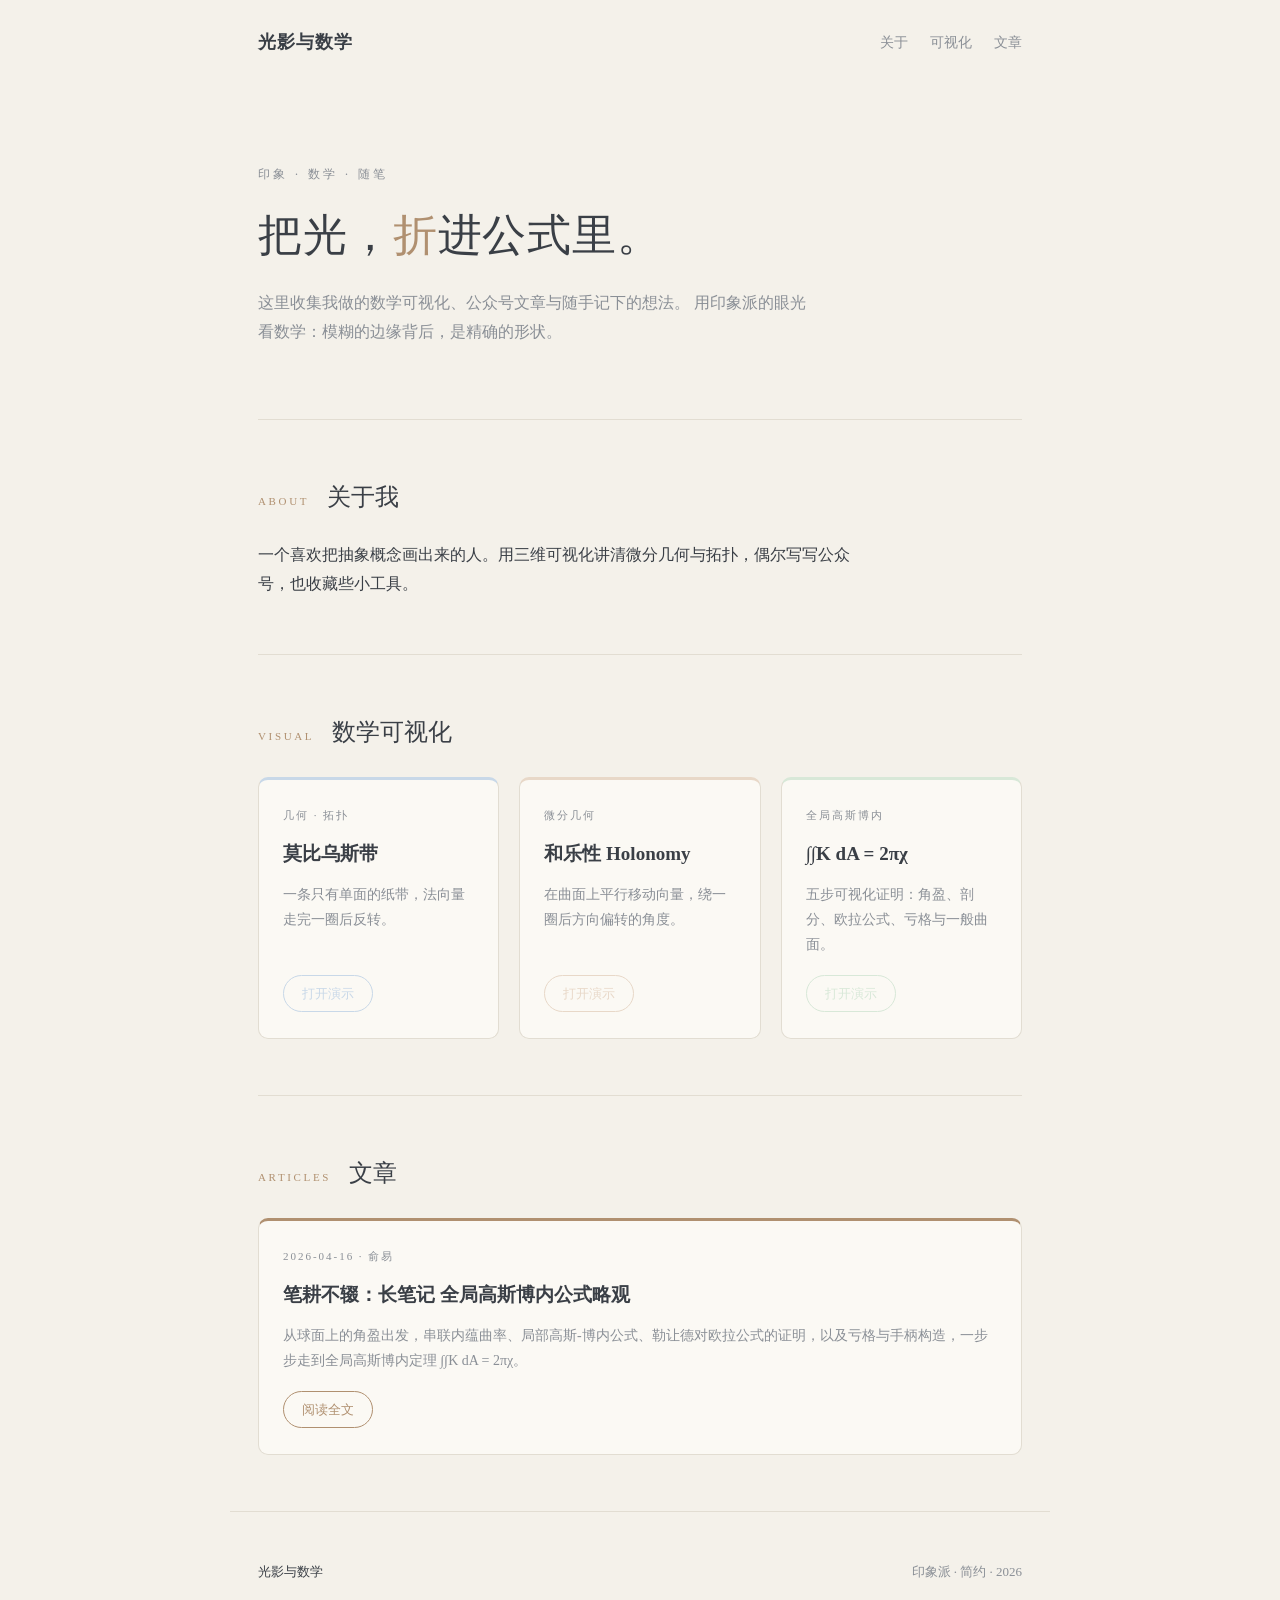
<file: index.html>
<!DOCTYPE html>
<html lang="zh-CN">
<head>
<meta charset="utf-8">
<meta name="viewport" content="width=device-width, initial-scale=1">
<title>光影与数学 · 我的数字花园</title>
<meta name="description" content="我的主页：数学可视化、印象笔记、随笔与工具。">
<link rel="stylesheet" href="assets/style.css">
</head>
<body>
  <a class="skip" href="#main">跳到正文</a>
  <header class="site-header">
    <nav class="shell nav" aria-label="主导航">
      <a class="brand" href="./">光影与数学</a>
      <div class="nav-links">
        <a href="#about">关于</a>
        <a href="#visual">可视化</a>
        <a href="#articles">文章</a>
      </div>
    </nav>
  </header>

  <main id="main" class="shell">
    <!-- Hero -->
    <section class="hero">
      <p class="kicker">印象 · 数学 · 随笔</p>
      <h1 class="hero-title">把光，<em>折</em>进公式里。</h1>
      <p class="lede">这里收集我做的数学可视化、公众号文章与随手记下的想法。
         用印象派的眼光看数学：模糊的边缘背后，是精确的形状。</p>
    </section>

    <!-- 关于 -->
    <section id="about" class="section">
      <div class="sec-head">
        <span class="sec-index">ABOUT</span>
        <h2 class="sec-title">关于我</h2>
      </div>
      <p class="sec-copy">一个喜欢把抽象概念画出来的人。用三维可视化讲清微分几何与拓扑，偶尔写写公众号，也收藏些小工具。</p>
    </section>

    <!-- 可视化 -->
    <section id="visual" class="section">
      <div class="sec-head">
        <span class="sec-index">VISUAL</span>
        <h2 class="sec-title">数学可视化</h2>
      </div>
      <div class="card-grid">
        <article class="card" style="--accent:#c8d8e8">
          <span class="card-kicker">几何 · 拓扑</span>
          <h3 class="card-title">莫比乌斯带</h3>
          <p class="card-copy">一条只有单面的纸带，法向量走完一圈后反转。</p>
          <a class="btn" href="visual/mobius.html">打开演示</a>
        </article>
        <article class="card" style="--accent:#e8d8c8">
          <span class="card-kicker">微分几何</span>
          <h3 class="card-title">和乐性 Holonomy</h3>
          <p class="card-copy">在曲面上平行移动向量，绕一圈后方向偏转的角度。</p>
          <a class="btn" href="visual/holonomy.html">打开演示</a>
        </article>
        <article class="card" style="--accent:#d8e8d8">
          <span class="card-kicker">全局高斯博内</span>
          <h3 class="card-title">∫∫K dA = 2πχ</h3>
          <p class="card-copy">五步可视化证明：角盈、剖分、欧拉公式、亏格与一般曲面。</p>
          <a class="btn" href="visual/ggb.html">打开演示</a>
        </article>
      </div>
    </section>

    <!-- 文章 -->
    <section id="articles" class="section">
      <div class="sec-head">
        <span class="sec-index">ARTICLES</span>
        <h2 class="sec-title">文章</h2>
      </div>
      <div class="article-list" id="articleList">
        <p class="empty">加载中……</p>
      </div>
    </section>
  </main>

  <footer class="site-footer shell">
    <span>光影与数学</span>
    <span class="dim">印象派 · 简约 · 2026</span>
  </footer>

  <script>
    // 加载文章索引
    fetch('articles/index.json').then(r=>r.json()).then(list=>{
      const el = document.getElementById('articleList');
      if(!list || !list.length){ el.innerHTML = '<p class="empty">还没有文章。第一篇正在路上……</p>'; return; }
      el.innerHTML = list.map(a=>
        '<article class="card article-card">'+
          '<span class="card-kicker">'+a.date+' · '+a.author+'</span>'+
          '<h3 class="card-title"><a href="article.html?id='+a.id+'">'+a.title+'</a></h3>'+
          '<p class="card-copy">'+a.summary+'</p>'+
          '<a class="btn" href="article.html?id='+a.id+'">阅读全文</a>'+
        '</article>').join('');
    }).catch(()=>{
      document.getElementById('articleList').innerHTML='<p class="empty">文章加载失败。</p>';
    });
  </script>
</body>
</html>
</file>
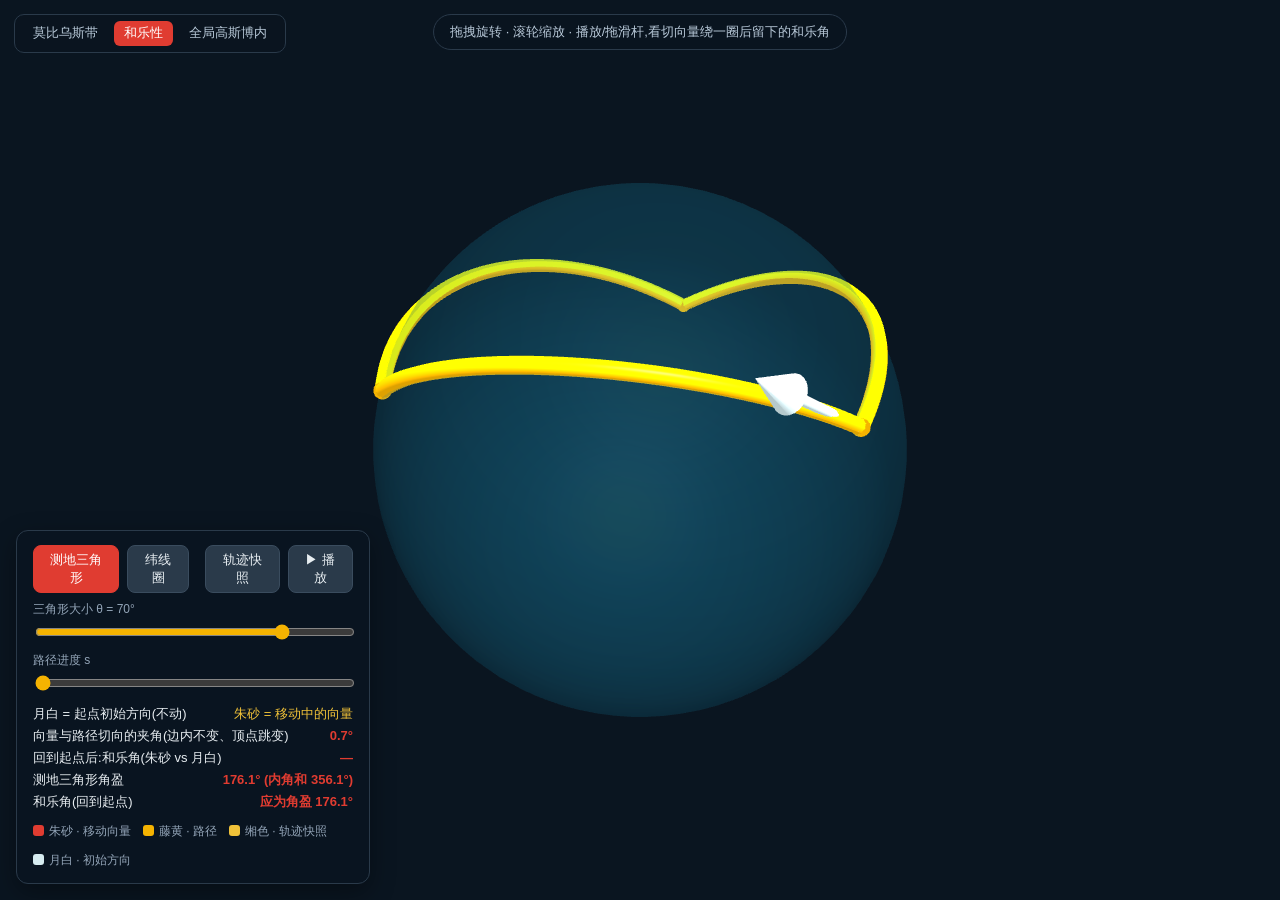
<file: visual/holonomy.html>
<!DOCTYPE html>
<html lang="zh">
<head>
<meta charset="utf-8">
<meta name="viewport" content="width=device-width, initial-scale=1">
<title>和乐性 (Holonomy) · 交互演示</title>
<style>
  html, body { margin:0; height:100%; overflow:hidden; background:#0a1520; font-family:"Microsoft YaHei", Arial, sans-serif; }
  #hint { position:fixed; top:14px; left:50%; transform:translateX(-50%); z-index:10;
          background:rgba(10,21,32,.85); color:#b8c9d8; font-size:13px;
          padding:8px 16px; border:1px solid #2a3a4a; border-radius:20px; white-space:nowrap; }
  #nav { position:fixed; top:14px; left:14px; z-index:20; display:flex; gap:6px;
         background:rgba(10,21,32,.9); border:1px solid #2a3a4a; border-radius:10px; padding:6px 8px; }
  #nav a { color:#b8c9d8; text-decoration:none; font-size:12.5px; padding:4px 10px; border-radius:6px; white-space:nowrap; }
  #nav a:hover { background:#1c2a38; color:#f0c239; }
  #nav a.on { background:#e03c31; color:#fff; }
  #panel { position:fixed; left:16px; bottom:16px; z-index:10; width:320px;
           background:rgba(10,21,32,.94); border:1px solid #2a3a4a; border-radius:12px; padding:14px 16px;
           color:#e8eef2; box-shadow:0 8px 24px rgba(0,0,0,.35); }
  #panel label { font-size:12px; color:#93a5b8; }
  input[type=range]{ width:100%; accent-color:#f5b301; }
  .row { display:flex; align-items:center; gap:8px; margin-bottom:4px; }
  button { background:#2a3a4a; color:#e8eef2; border:1px solid #3a4c5e; border-radius:8px; padding:5px 12px; cursor:pointer; font-size:13px; }
  button.off { background:#1c2a38; }
  button.mode.active { background:#e03c31; border-color:#e03c31; color:#fff; }
  button.snap.active { background:#f0c239; border-color:#f0c239; color:#1c2413; }
  #status { margin-top:8px; font-size:13px; line-height:1.7; }
  #status b { color:#e03c31; }
  #status .hl { color:#f0c239; }
  .kv { display:flex; justify-content:space-between; gap:10px; }
  .legend { display:flex; gap:12px; margin-top:10px; flex-wrap:wrap; font-size:12px; color:#93a5b8; }
  .legend i { display:inline-block; width:11px; height:11px; border-radius:3px; margin-right:5px; vertical-align:-1px; }
</style>
</head>
<body>
  <div id="nav">
    <a href="index.html">莫比乌斯带</a>
    <a href="holonomy.html" class="on">和乐性</a>
    <a href="ggb/index.html">全局高斯博内</a>
  </div>
  <div id="hint">拖拽旋转 · 滚轮缩放 · 播放/拖滑杆,看切向量绕一圈后留下的和乐角</div>
  <div id="panel">
    <div class="row">
      <button id="modeTri" class="mode active">测地三角形</button>
      <button id="modeLat" class="mode">纬线圈</button>
      <div style="flex:1"></div>
      <button id="snapBtn" class="snap">轨迹快照</button>
      <button id="play">▶ 播放</button>
    </div>
    <div class="row" style="margin-top:8px;">
      <label id="thetaLabel">三角形大小 θ = 70°</label>
    </div>
    <input id="theta" type="range" min="15" max="85" step="1" value="70">
    <div class="row" style="margin-top:8px;">
      <label>路径进度 s</label>
    </div>
    <input id="sweep" type="range" min="0" max="100" step="0.1" value="0">
    <div id="status">
      <div class="kv"><span>月白 = 起点初始方向(不动)</span><span class="hl">朱砂 = 移动中的向量</span></div>
      <div class="kv"><span>向量与路径切向的夹角(边内不变、顶点跳变)</span><b id="acc">0.0°</b></div>
      <div class="kv"><span>回到起点后:和乐角(朱砂 vs 月白)</span><b id="hol">—</b></div>
      <div class="kv"><span id="excessLabel">测地三角形角盈</span><b id="excess">—</b></div>
      <div class="kv"><span id="theoryLabel">理论值</span><b id="theory">—</b></div>
    </div>
    <div class="legend">
      <span><i style="background:#e03c31"></i>朱砂 · 移动向量</span>
      <span><i style="background:#f5b301"></i>藤黄 · 路径</span>
      <span><i style="background:#f0c239"></i>缃色 · 轨迹快照</span>
      <span><i style="background:#d6ecf0"></i>月白 · 初始方向</span>
    </div>
  </div>

  <script src="three.min.js"></script>
  <script src="OrbitControls.js"></script>
  <script>
    // ---------- 中国古典配色 ----------
    const COL = {
      bg:     0x0a1520,   // 玄青
      sphere: 0x1685a9,   // 石青
      grid:   0xd6ecf0,   // 月白
      path:   0xf5b301,   // 藤黄
      cur:    0xe03c31,   // 朱砂
      init:   0xd6ecf0,   // 月白
      trail:  0xf0c239    // 缃色
    };

    // ---------- 场景 ----------
    const scene = new THREE.Scene();
    scene.background = new THREE.Color(COL.bg);
    const camera = new THREE.PerspectiveCamera(50, innerWidth/innerHeight, 0.1, 100);
    camera.position.set(4.2, 2.6, 4.6);
    const renderer = new THREE.WebGLRenderer({ antialias:true });
    renderer.setSize(innerWidth, innerHeight);
    renderer.setPixelRatio(Math.min(devicePixelRatio, 2));
    document.body.appendChild(renderer.domElement);
    const controls = new THREE.OrbitControls(camera, renderer.domElement);
    controls.enableDamping = true;

    scene.add(new THREE.AmbientLight(0xffffff, 0.55));
    const dir = new THREE.DirectionalLight(0xffffff, 0.9); dir.position.set(4,6,3); scene.add(dir);

    const R = 1.8;

    // 球体(石青)
    const sphere = new THREE.Mesh(
      new THREE.SphereGeometry(R, 64, 48),
      new THREE.MeshPhongMaterial({ color:COL.sphere, transparent:true, opacity:0.16, side:THREE.DoubleSide, depthWrite:false, shininess:20 })
    );
    scene.add(sphere);

    // 经纬网格线(月白)
    const gridPts = [];
    for(let i=0;i<=24;i++){ const f=i*Math.PI*2/24; gridPts.push(new THREE.Vector3(R*Math.cos(f),-R,R*Math.sin(f)), new THREE.Vector3(R*Math.cos(f),R,R*Math.sin(f))); }
    for(let i=0;i<=12;i++){ const th=i*Math.PI/12; const y=R*Math.cos(th), rr=R*Math.sin(th); for(let j=0;j<=24;j++){ const f=j*Math.PI*2/24; gridPts.push(new THREE.Vector3(rr*Math.cos(f),y,rr*Math.sin(f))); } }
    scene.add(new THREE.LineSegments(
      new THREE.BufferGeometry().setAttribute('position', new THREE.Float32BufferAttribute(gridPts,3)),
      new THREE.LineBasicMaterial({ color:COL.grid, transparent:true, opacity:0.12 })
    ));

    // 路径圆管(藤黄)
    let tubeMesh = null;
    function buildTubeGeom(pts){
      const radius=0.05, tubular=10, pos=[], idx=[];
      const N=pts.length;
      for(let i=0;i<N;i++){
        const p=pts[i].clone().multiplyScalar(R);
        const prev=pts[Math.max(0,i-1)], next=pts[Math.min(N-1,i+1)];
        const t=next.clone().sub(prev); if(t.lengthSq()<1e-12) t.set(0,1,0); t.normalize();
        const ref = Math.abs(t.y)<0.9 ? new THREE.Vector3(0,1,0) : new THREE.Vector3(1,0,0);
        const b1=new THREE.Vector3().crossVectors(t, ref).normalize();
        const b2=new THREE.Vector3().crossVectors(t, b1).normalize();
        for(let j=0;j<=tubular;j++){
          const a=j/tubular*Math.PI*2;
          const r1=b1.clone().multiplyScalar(Math.cos(a)).add(b2.clone().multiplyScalar(Math.sin(a)));
          const v=p.clone().addScaledVector(r1, radius);
          pos.push(v.x,v.y,v.z);
        }
      }
      for(let i=0;i<N-1;i++){
        const r0=i*(tubular+1), r1=(i+1)*(tubular+1);
        for(let j=0;j<tubular;j++){
          const a=r0+j,b=r0+j+1,c=r1+j,d=r1+j+1;
          idx.push(a,b,c, b,d,c);
        }
      }
      const g=new THREE.BufferGeometry();
      g.setAttribute('position', new THREE.Float32BufferAttribute(pos,3));
      g.setIndex(idx);
      g.computeVertexNormals();
      return g;
    }
    function setTube(pts){
      const g=buildTubeGeom(pts);
      if(!tubeMesh){
        tubeMesh=new THREE.Mesh(g, new THREE.MeshPhongMaterial({ color:COL.path, emissive:COL.path, emissiveIntensity:0.35, shininess:60 }));
        scene.add(tubeMesh);
      } else {
        tubeMesh.geometry.dispose();
        tubeMesh.geometry=g;
      }
    }

    // 顶点标记(藤黄)
    const vertexDots=[];
    for(let i=0;i<3;i++){
      const d=new THREE.Mesh(new THREE.SphereGeometry(0.055,16,16), new THREE.MeshBasicMaterial({ color:COL.path }));
      scene.add(d); vertexDots.push(d);
    }

    // ---------- 实心圆润箭头 ----------
    function makeSolidArrow(color, opts){
      opts=opts||{};
      const shaftR=opts.shaftR||0.033, headR=opts.headR||0.115, shaftL=opts.shaftL||0.60, headL=opts.headL||0.26;
      const g=new THREE.Group();
      const mat=new THREE.MeshPhongMaterial({ color, emissive:color, emissiveIntensity:0.30, shininess:50 });
      const shaft=new THREE.Mesh(new THREE.CylinderGeometry(shaftR, shaftR*0.85, shaftL, 18), mat);
      shaft.position.y=shaftL/2;
      const head=new THREE.Mesh(new THREE.ConeGeometry(headR, headL, 22), mat);
      head.position.y=shaftL+headL/2;
      g.add(shaft, head);
      g.userData.len=shaftL+headL;
      return g;
    }
    function orientArrow(arrow, dir){
      const up=new THREE.Vector3(0,1,0), d=dir.clone().normalize();
      if(Math.abs(up.dot(d))>0.9999){
        arrow.quaternion.setFromAxisAngle(new THREE.Vector3(1,0,0), up.dot(d)<0 ? Math.PI : 0);
      } else {
        arrow.quaternion.setFromUnitVectors(up, d);
      }
    }
    function placeArrow(arrow, origin, dir, len){
      arrow.position.copy(origin);
      orientArrow(arrow, dir);
      arrow.scale.set(1, len/arrow.userData.len, 1);
    }

    const arrowCur=makeSolidArrow(COL.cur); scene.add(arrowCur);
    const arrowInit=makeSolidArrow(COL.init); scene.add(arrowInit);

    // 轨迹快照箭头(缃色,每 5%)
    const snapArrows=[];
    for(let i=0;i<=20;i++){
      const a=makeSolidArrow(COL.trail, { shaftR:0.018, headR:0.07, shaftL:0.32, headL:0.15 });
      a.visible=false; scene.add(a); snapArrows.push(a);
    }
    let snapOn=false;

    // ---------- 球面工具 ----------
    const clamp01 = v => THREE.MathUtils.clamp(v, -1, 1);
    function vecAt(thetaDeg, lonDeg){
      const th = thetaDeg*Math.PI/180, f = lonDeg*Math.PI/180;
      return new THREE.Vector3(Math.sin(th)*Math.cos(f), Math.cos(th), Math.sin(th)*Math.sin(f));
    }
    function slerp(a, b, t){
      const d = clamp01(a.dot(b));
      const om = Math.acos(d), so = Math.sin(om);
      if (so < 1e-6) return a.clone().lerp(b, t).normalize();
      return a.clone().multiplyScalar(Math.sin((1-t)*om)/so).add(b.clone().multiplyScalar(Math.sin(t*om)/so));
    }

    function buildPath(mode, thetaDeg){
      if (mode === 'tri'){
        const A=vecAt(thetaDeg,0), B=vecAt(thetaDeg,120), C=vecAt(thetaDeg,240);
        const edges=[[A,B],[B,C],[C,A]];
        const pts=[]; const n=80;
        for(const [a,b] of edges) for(let i=0;i<=n;i++) pts.push(slerp(a,b,i/n));
        const v0 = B.clone().addScaledVector(A, -clamp01(A.dot(B))).normalize();
        return { pts, v0, dots:[A,B,C] };
      } else {
        const th=thetaDeg*Math.PI/180, n=360;
        const pts=[];
        for(let i=0;i<=n;i++){ const f=2*Math.PI*i/n; pts.push(new THREE.Vector3(Math.sin(th)*Math.cos(f), Math.cos(th), Math.sin(th)*Math.sin(f))); }
        return { pts, v0: new THREE.Vector3(0,0,1), dots:[pts[0]] };
      }
    }

    // 整段平行移动:返回每个采样点处的传输向量
    function transportAll(pts, v0){
      const out=[v0.clone()];
      let v=v0.clone();
      const axis=new THREE.Vector3(), n=new THREE.Vector3(), q=new THREE.Quaternion();
      for(let i=1;i<pts.length;i++){
        const p0=pts[i-1], p1=pts[i];
        axis.crossVectors(p0,p1); const l=axis.length();
        if(l>1e-9){ axis.multiplyScalar(1/l); q.setFromAxisAngle(axis, Math.acos(clamp01(p0.dot(p1)))); v.applyQuaternion(q); }
        n.copy(p1);
        v.addScaledVector(n,-v.dot(n)).normalize();
        out.push(v.clone());
      }
      return out;
    }

    // 有向转角:绕法向 n 的带符号转角,范围 (-180, 180]
    function signedAngle(vA, vB, n){
      const cross = new THREE.Vector3().crossVectors(vA,vB);
      const s = cross.dot(n);
      const c = clamp01(vA.dot(vB));
      return Math.atan2(s, c) * 180/Math.PI;
    }

    // 测地三角形三内角与角盈
    function triangleExcess(thetaDeg){
      const A=vecAt(thetaDeg,0), B=vecAt(thetaDeg,120), C=vecAt(thetaDeg,240);
      const at = (X, P, Q) => {
        const cXP=clamp01(X.dot(P)), cXQ=clamp01(X.dot(Q));
        const tP = P.clone().addScaledVector(X,-cXP).normalize();
        const tQ = Q.clone().addScaledVector(X,-cXQ).normalize();
        return Math.acos(clamp01(tP.dot(tQ)));
      };
      const aA=at(A,C,B), aB=at(B,A,C), aC=at(C,B,A);
      const sum=(aA+aB+aC)*180/Math.PI;
      return { sum, excess: sum-180, angles:[aA,aB,aC] };
    }

    // ---------- 状态与缓存 ----------
    let mode='tri', theta=70, s=0, playing=false;
    let cacheKey='', cached=null;
    function ensureCache(){
      const key=mode+':'+theta;
      if(cached && cacheKey===key) return cached;
      const { pts, v0, dots } = buildPath(mode, theta);
      const transported = transportAll(pts, v0);
      cacheKey=key;
      cached={ pts, v0, dots, transported };
      return cached;
    }

    function updateSnapshots(pts, transported){
      const N=pts.length;
      for(let k=0;k<=20;k++){
        const idx=Math.round(k*(N-1)/20);
        placeArrow(snapArrows[k], pts[idx].clone().multiplyScalar(R), transported[idx], 0.5);
        snapArrows[k].visible=true;
      }
    }
    let snapKey='';

    function refresh(){
      const { pts, v0, dots, transported } = ensureCache();
      const N=pts.length;
      // 路径圆管 + 顶点
      setTube(pts);
      vertexDots.forEach((d,i)=>{ d.visible = i < dots.length; if(i<dots.length) d.position.copy(dots[i]).multiplyScalar(R); });
      // 轨迹快照(仅在路径变化时重建)
      if(snapOn && snapKey!==cacheKey){ updateSnapshots(pts, transported); snapKey=cacheKey; }
      // 月白箭头:钉在起点不动
      placeArrow(arrowInit, pts[0].clone().multiplyScalar(R), v0, 0.95);
      // 朱砂箭头:当前平移位置
      const maxI=Math.max(0, Math.min(N-1, Math.round(s*(N-1))));
      const vB=transported[maxI], curP=pts[maxI];
      placeArrow(arrowCur, curP.clone().multiplyScalar(R), vB, 0.95);
      // 与路径切向的夹角
      const idxA=Math.max(0,maxI-1), idxB=Math.min(N-1,maxI+1);
      const t=pts[idxB].clone().sub(pts[idxA]).normalize();
      const toTangent=Math.acos(THREE.MathUtils.clamp(vB.dot(t),-1,1))*180/Math.PI;
      document.getElementById('acc').textContent=toTangent.toFixed(1)+'°';
      // 和乐角
      document.getElementById('excessLabel').textContent=(mode==='tri')?'测地三角形角盈':'—';
      document.getElementById('theoryLabel').textContent=(mode==='tri')?'和乐角(回到起点)':'理论值 2π(1−cosθ)';
      const holEl=document.getElementById('hol');
      if(s>=0.999){
        const raw=signedAngle(v0, vB, curP);
        const hol=raw<0 ? Math.abs(raw) : 360-Math.abs(raw);
        holEl.textContent=hol.toFixed(1)+'°';
      } else {
        holEl.textContent='—';
      }
      if(mode==='tri'){
        const ex=triangleExcess(theta);
        document.getElementById('excess').textContent=ex.excess.toFixed(1)+'°  (内角和 '+ex.sum.toFixed(1)+'°)';
        document.getElementById('theory').textContent='应为角盈 '+ex.excess.toFixed(1)+'°';
      } else {
        document.getElementById('excess').textContent='—';
        const th=theta*Math.PI/180;
        document.getElementById('theory').textContent=((2*Math.PI*(1-Math.cos(th)))*180/Math.PI).toFixed(1)+'°';
      }
    }

    const thetaInput=document.getElementById('theta');
    const thetaLabel=document.getElementById('thetaLabel');
    thetaInput.addEventListener('input',()=>{ theta=+thetaInput.value; thetaLabel.textContent=(mode==='tri')?('三角形大小 θ = '+theta+'°'):('纬线纬度 θ = '+theta+'°'); refresh(); });

    const sweepInput=document.getElementById('sweep');
    sweepInput.addEventListener('input',()=>{ s=+sweepInput.value/100; refresh(); });

    const modeTri=document.getElementById('modeTri'), modeLat=document.getElementById('modeLat');
    function setMode(m){
      mode=m; playing=false; s=0; sweepInput.value=0; document.getElementById('play').textContent='▶ 播放';
      modeTri.classList.toggle('active', mode==='tri'); modeLat.classList.toggle('active', mode==='lat');
      thetaLabel.textContent=(mode==='tri')?('三角形大小 θ = '+theta+'°'):('纬线纬度 θ = '+theta+'°');
      refresh();
    }
    modeTri.addEventListener('click',()=>setMode('tri'));
    modeLat.addEventListener('click',()=>setMode('lat'));

    const snapBtn=document.getElementById('snapBtn');
    snapBtn.addEventListener('click',()=>{
      snapOn=!snapOn;
      snapBtn.classList.toggle('active', snapOn);
      if(snapOn){ const c=ensureCache(); updateSnapshots(c.pts, c.transported); snapKey=cacheKey; }
      else snapArrows.forEach(a=>a.visible=false);
    });

    const playBtn=document.getElementById('play');
    playBtn.addEventListener('click',()=>{ playing=!playing; playBtn.textContent=playing?'⏸ 暂停':'▶ 播放'; playBtn.classList.toggle('off',playing); });

    function animate(){
      requestAnimationFrame(animate);
      if(playing){
        s+=0.0016;
        if(s>=1) s=0;
        sweepInput.value=s*100;
        refresh();
      }
      controls.update();
      renderer.render(scene,camera);
    }
    animate();
    addEventListener('resize',()=>{ camera.aspect=innerWidth/innerHeight; camera.updateProjectionMatrix(); renderer.setSize(innerWidth,innerHeight); });

    refresh();
  </script>
</body>
</html>
</file>
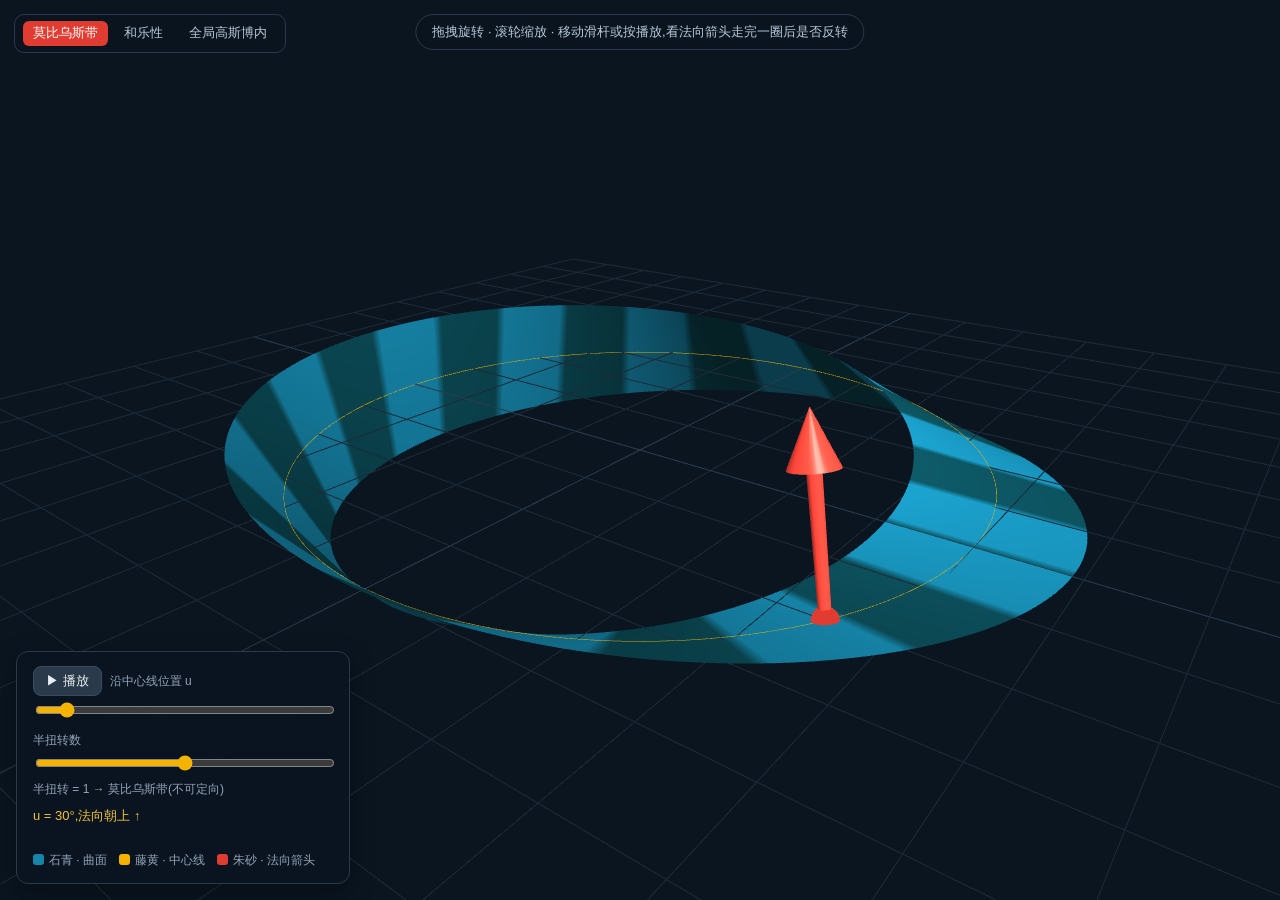
<file: visual/mobius.html>
<!DOCTYPE html>
<html lang="zh">
<head>
<meta charset="utf-8">
<meta name="viewport" content="width=device-width, initial-scale=1">
<title>莫比乌斯带 · 交互演示</title>
<style>
  html, body { margin:0; height:100%; overflow:hidden; background:#0a1520; font-family:"Microsoft YaHei", Arial, sans-serif; }
  #hint { position:fixed; top:14px; left:50%; transform:translateX(-50%); z-index:10;
          background:rgba(10,21,32,.85); color:#b8c9d8; font-size:13px;
          padding:8px 16px; border:1px solid #2a3a4a; border-radius:20px; white-space:nowrap; }
  #nav { position:fixed; top:14px; left:14px; z-index:20; display:flex; gap:6px;
         background:rgba(10,21,32,.9); border:1px solid #2a3a4a; border-radius:10px; padding:6px 8px; }
  #nav a { color:#b8c9d8; text-decoration:none; font-size:12.5px; padding:4px 10px; border-radius:6px; white-space:nowrap; }
  #nav a:hover { background:#1c2a38; color:#f0c239; }
  #nav a.on { background:#e03c31; color:#fff; }
  #panel { position:fixed; left:16px; bottom:16px; z-index:10; width:300px;
           background:rgba(10,21,32,.94); border:1px solid #2a3a4a; border-radius:12px; padding:14px 16px;
           color:#e8eef2; box-shadow:0 8px 24px rgba(0,0,0,.35); }
  #panel label { font-size:12px; color:#93a5b8; }
  input[type=range]{ width:100%; accent-color:#f5b301; }
  .row { display:flex; align-items:center; gap:8px; margin-bottom:4px; }
  button { background:#2a3a4a; color:#e8eef2; border:1px solid #3a4c5e; border-radius:8px; padding:5px 12px; cursor:pointer; font-size:13px; }
  button.off { background:#1c2a38; }
  #status { margin-top:8px; font-size:13px; color:#f0c239; min-height:36px; line-height:1.5; }
  .legend { display:flex; gap:12px; margin-top:10px; font-size:12px; color:#93a5b8; }
  .legend i { display:inline-block; width:11px; height:11px; border-radius:3px; margin-right:5px; vertical-align:-1px; }
</style>
</head>
<body>
  <div id="nav">
    <a href="index.html" class="on">莫比乌斯带</a>
    <a href="holonomy.html">和乐性</a>
    <a href="ggb/index.html">全局高斯博内</a>
  </div>
  <div id="hint">拖拽旋转 · 滚轮缩放 · 移动滑杆或按播放,看法向箭头走完一圈后是否反转</div>
  <div id="panel">
    <div class="row">
      <button id="play">▶ 播放</button>
      <label>沿中心线位置 u</label>
    </div>
    <input id="sweep" type="range" min="0" max="360" step="1" value="30">
    <div class="row" style="margin-top:10px;">
      <label style="white-space:nowrap;">半扭转数</label>
    </div>
    <input id="twist" type="range" min="0" max="2" step="1" value="1">
    <div id="twistInfo" style="margin-top:6px; font-size:12px; color:#93a5b8;">半扭转 = 1 → 莫比乌斯带(不可定向)</div>
    <div id="status"></div>
    <div class="legend">
      <span><i style="background:#1685a9"></i>石青 · 曲面</span>
      <span><i style="background:#f5b301"></i>藤黄 · 中心线</span>
      <span><i style="background:#e03c31"></i>朱砂 · 法向箭头</span>
    </div>
  </div>

  <script src="three.min.js"></script>
  <script src="OrbitControls.js"></script>
  <script>
    const COL = { bg:0x0a1520, surface:0x1685a9, line:0xf5b301, cur:0xe03c31, grid:0xd6ecf0 };

    const scene = new THREE.Scene();
    scene.background = new THREE.Color(COL.bg);
    const camera = new THREE.PerspectiveCamera(50, innerWidth/innerHeight, 0.1, 100);
    camera.position.set(3.2, 2.2, 4.2);
    const renderer = new THREE.WebGLRenderer({ antialias:true });
    renderer.setSize(innerWidth, innerHeight);
    renderer.setPixelRatio(Math.min(devicePixelRatio, 2));
    document.body.appendChild(renderer.domElement);
    const controls = new THREE.OrbitControls(camera, renderer.domElement);
    controls.enableDamping = true;

    scene.add(new THREE.AmbientLight(0xffffff, 0.45));
    const dir = new THREE.DirectionalLight(0xffffff, 0.9); dir.position.set(4,6,3); scene.add(dir);
    scene.add(new THREE.GridHelper(8, 16, 0x2a3a4a, 0x1c2a38));

    const R = 2, W = 0.9, U_SEG = 200, V_SEG = 24;
    const geo = new THREE.BufferGeometry();
    const positions = new Float32Array((U_SEG+1)*(V_SEG+1)*3);
    const colors = new Float32Array((U_SEG+1)*(V_SEG+1)*3);
    const mat = new THREE.MeshPhongMaterial({ vertexColors:true, side:THREE.DoubleSide, shininess:40 });

    const C1 = { r:0x16/255, g:0x85/255, b:0xa9/255 };   // 石青
    const C2 = { r:0x16/255*0.5, g:0x85/255*0.55, b:0xa9/255*0.5 };  // 深黛

    function rebuildGeo(k){
      for(let i=0;i<=U_SEG;i++){
        const u = i/U_SEG * Math.PI*2;
        for(let j=0;j<=V_SEG;j++){
          const v = (j/V_SEG - 0.5) * W;
          const idx = (i*(V_SEG+1)+j)*3;
          const c = Math.cos(k*u/2), s = Math.sin(k*u/2);
          positions[idx]   = (R + v*c)*Math.cos(u);
          positions[idx+1] = v*s;
          positions[idx+2] = (R + v*c)*Math.sin(u);
          const cc = (i >> 3) % 2 === 0 ? C1 : C2;
          colors[idx]   = cc.r;
          colors[idx+1] = cc.g;
          colors[idx+2] = cc.b;
        }
      }
      const ind = [];
      for(let i=0;i<U_SEG;i++)
        for(let j=0;j<V_SEG;j++){
          const a = i*(V_SEG+1)+j, b = a+1, c = a+(V_SEG+1), d = c+1;
          ind.push(a,b,c, b,d,c);
        }
      geo.setAttribute('position', new THREE.BufferAttribute(new Float32Array(positions),3));
      geo.setAttribute('color', new THREE.BufferAttribute(new Float32Array(colors),3));
      geo.setIndex(ind);
      geo.computeVertexNormals();
    }
    let twist = 1;
    rebuildGeo(twist);
    const mesh = new THREE.Mesh(geo, mat);
    scene.add(mesh);

    const linePts = [];
    for(let i=0;i<=U_SEG;i++){
      const u = i/U_SEG*Math.PI*2;
      linePts.push(new THREE.Vector3(R*Math.cos(u),0,R*Math.sin(u)));
    }
    const line = new THREE.Line(new THREE.BufferGeometry().setFromPoints(linePts),
      new THREE.LineBasicMaterial({ color:COL.line, transparent:true, opacity:0.9 }));
    scene.add(line);

    const marker = new THREE.Mesh(new THREE.SphereGeometry(0.06,16,16),
      new THREE.MeshBasicMaterial({ color:COL.cur }));
    scene.add(marker);

    // 实心圆润箭头
    function makeSolidArrow(color, opts){
      opts=opts||{};
      const shaftR=opts.shaftR||0.033, headR=opts.headR||0.115, shaftL=opts.shaftL||0.60, headL=opts.headL||0.26;
      const g=new THREE.Group();
      const m=new THREE.MeshPhongMaterial({ color, emissive:color, emissiveIntensity:0.30, shininess:50 });
      const shaft=new THREE.Mesh(new THREE.CylinderGeometry(shaftR, shaftR*0.85, shaftL, 18), m);
      shaft.position.y=shaftL/2;
      const head=new THREE.Mesh(new THREE.ConeGeometry(headR, headL, 22), m);
      head.position.y=shaftL+headL/2;
      g.add(shaft, head);
      g.userData.len=shaftL+headL;
      return g;
    }
    function placeArrow(arrow, origin, dir, len){
      arrow.position.copy(origin);
      const up=new THREE.Vector3(0,1,0), d=dir.clone().normalize();
      if(Math.abs(up.dot(d))>0.9999){
        arrow.quaternion.setFromAxisAngle(new THREE.Vector3(1,0,0), up.dot(d)<0 ? Math.PI : 0);
      } else {
        arrow.quaternion.setFromUnitVectors(up, d);
      }
      arrow.scale.set(1, len/arrow.userData.len, 1);
    }
    const arrow = makeSolidArrow(COL.cur);
    scene.add(arrow);

    function updateMarker(deg){
      const u = deg*Math.PI/180, k = twist;
      const s = Math.sin(k*u/2), c = Math.cos(k*u/2);
      const cosu = Math.cos(u), sinu = Math.sin(u);
      const x = R*cosu, z = R*sinu;
      marker.position.set(x, 0, z);
      const n = new THREE.Vector3(-R*cosu*s, R*c, -R*sinu*s).normalize();
      placeArrow(arrow, new THREE.Vector3(x,0,z).addScaledVector(n, 0.05), n, 0.85);
      const down = n.y < 0;
      const atSeam = Math.abs(deg - 360) < 0.5;
      let txt;
      if (atSeam){
        txt = down
          ? "u = 360°:法向朝下 ↓ —— 走完一圈法向反了,这就是【不可定向】"
          : "u = 360°:法向仍朝上 ↑ —— 一圈后法向没变,可定向";
      } else {
        txt = "u = " + Math.round(deg) + "°,法向" + (down?"朝下 ↓":"朝上 ↑");
      }
      document.getElementById('status').textContent = txt;
    }

    const sweepInput = document.getElementById('sweep');
    sweepInput.addEventListener('input', ()=> updateMarker(+sweepInput.value));

    const twistInput = document.getElementById('twist');
    const twistInfo = document.getElementById('twistInfo');
    function applyTwist(){
      twist = +twistInput.value;
      rebuildGeo(twist);
      if (twist===0) twistInfo.textContent = '半扭转 = 0 → 圆柱带(可定向)';
      if (twist===1) twistInfo.textContent = '半扭转 = 1 → 莫比乌斯带(不可定向)';
      if (twist===2) twistInfo.textContent = '半扭转 = 2 → 全扭转带(可定向)';
      updateMarker(+sweepInput.value);
    }
    twistInput.addEventListener('input', applyTwist);

    const playBtn = document.getElementById('play');
    let playing = false, angle = +sweepInput.value;
    playBtn.addEventListener('click', ()=>{
      playing = !playing;
      playBtn.textContent = playing ? '⏸ 暂停' : '▶ 播放';
      playBtn.classList.toggle('off', playing);
    });

    function animate(){
      requestAnimationFrame(animate);
      if (playing){
        angle += 0.6;
        if (angle > 360) angle = 0;
        sweepInput.value = angle;
        updateMarker(angle);
      }
      controls.update();
      renderer.render(scene, camera);
    }
    animate();

    addEventListener('resize', ()=>{
      camera.aspect = innerWidth/innerHeight;
      camera.updateProjectionMatrix();
      renderer.setSize(innerWidth, innerHeight);
    });

    updateMarker(+sweepInput.value);
  </script>
</body>
</html>
</file>
<file: assets/style.css>
/* 印象派 · 简约
   柔和的自然光色板，大量留白，细线分隔，克制而清晰。 */
:root{
  --bg:#f4f1ea;            /* 暖白画布 */
  --ink:#3a3f46;           /* 文字 */
  --dim:#8a8f96;           /* 次要文字 */
  --line:#e2ddd2;          /* 分隔线 */
  --card:#fbf9f4;
  --mist:#c8d8e8;          /* 晨雾蓝 */
  --sand:#e8d8c8;          /* 沙金 */
  --sage:#d8e8d8;          /* 淡绿 */
  --accent:#b09070;        /* 点缀 */
}
*{ box-sizing:border-box; margin:0; padding:0; }
html{ scroll-behavior:smooth; }
body{
  background:var(--bg);
  color:var(--ink);
  font-family:"Noto Serif SC","Songti SC","Microsoft YaHei",Georgia,serif;
  line-height:1.8;
  -webkit-font-smoothing:antialiased;
}
.shell{ max-width:820px; margin:0 auto; padding:0 28px; }
.skip{ position:absolute; left:-9999px; }
a{ color:inherit; text-decoration:none; }

/* ---------- 头部 ---------- */
.site-header{ padding:26px 0 10px; }
.nav{ display:flex; align-items:center; justify-content:space-between; }
.brand{ font-size:18px; letter-spacing:.06em; color:var(--ink); font-weight:600; }
.nav-links{ display:flex; gap:22px; font-size:14px; color:var(--dim); }
.nav-links a:hover{ color:var(--accent); }

/* ---------- Hero ---------- */
.hero{ padding:96px 0 72px; }
.kicker{ font-size:12px; letter-spacing:.28em; color:var(--dim); margin-bottom:22px; }
.hero-title{
  font-size:44px; line-height:1.25; font-weight:400; letter-spacing:.02em;
}
.hero-title em{ font-style:normal; color:var(--accent); }
.lede{ margin-top:26px; color:var(--dim); font-size:16px; max-width:560px; }

/* ---------- 通用 section ---------- */
.section{ padding:56px 0; border-top:1px solid var(--line); }
.sec-head{ display:flex; align-items:baseline; gap:18px; margin-bottom:22px; }
.sec-index{ font-size:11px; letter-spacing:.24em; color:var(--accent); }
.sec-title{ font-size:24px; font-weight:500; }
.sec-copy{ color:var(--ink); max-width:620px; }
.sec-copy.dim{ color:var(--dim); }

/* ---------- 卡片 ---------- */
.card-grid{ display:grid; grid-template-columns:repeat(auto-fit,minmax(230px,1fr)); gap:20px; }
.card{
  background:var(--card);
  border:1px solid var(--line);
  border-top:3px solid var(--accent);
  border-radius:10px;
  padding:26px 24px;
  display:flex; flex-direction:column;
  transition:transform .25s ease, box-shadow .25s ease;
}
.card:hover{ transform:translateY(-3px); box-shadow:0 12px 30px rgba(120,110,90,.10); }
.card-kicker{ font-size:11px; letter-spacing:.18em; color:var(--dim); margin-bottom:12px; }
.card-title{ font-size:19px; font-weight:600; margin-bottom:10px; }
.card-copy{ font-size:14px; color:var(--dim); flex:1; margin-bottom:18px; }
.btn{
  align-self:flex-start;
  font-size:13px; color:var(--accent);
  border:1px solid var(--accent);
  border-radius:20px; padding:6px 18px;
  transition:background .2s, color .2s;
}
.btn:hover{ background:var(--accent); color:#fff; }

/* ---------- 文章 ---------- */
.article-list{ margin-top:8px; }
.empty{ color:var(--dim); font-size:14px; font-style:italic; }

/* ---------- 页脚 ---------- */
.site-footer{
  padding:48px 28px 40px;
  border-top:1px solid var(--line);
  display:flex; justify-content:space-between;
  font-size:13px; color:var(--ink);
}
.dim{ color:var(--dim); }

/* ---------- 响应式 ---------- */
@media (max-width:640px){
  .hero{ padding:64px 0 48px; }
  .hero-title{ font-size:32px; }
  .nav{ flex-direction:column; gap:12px; }
}
</file>
